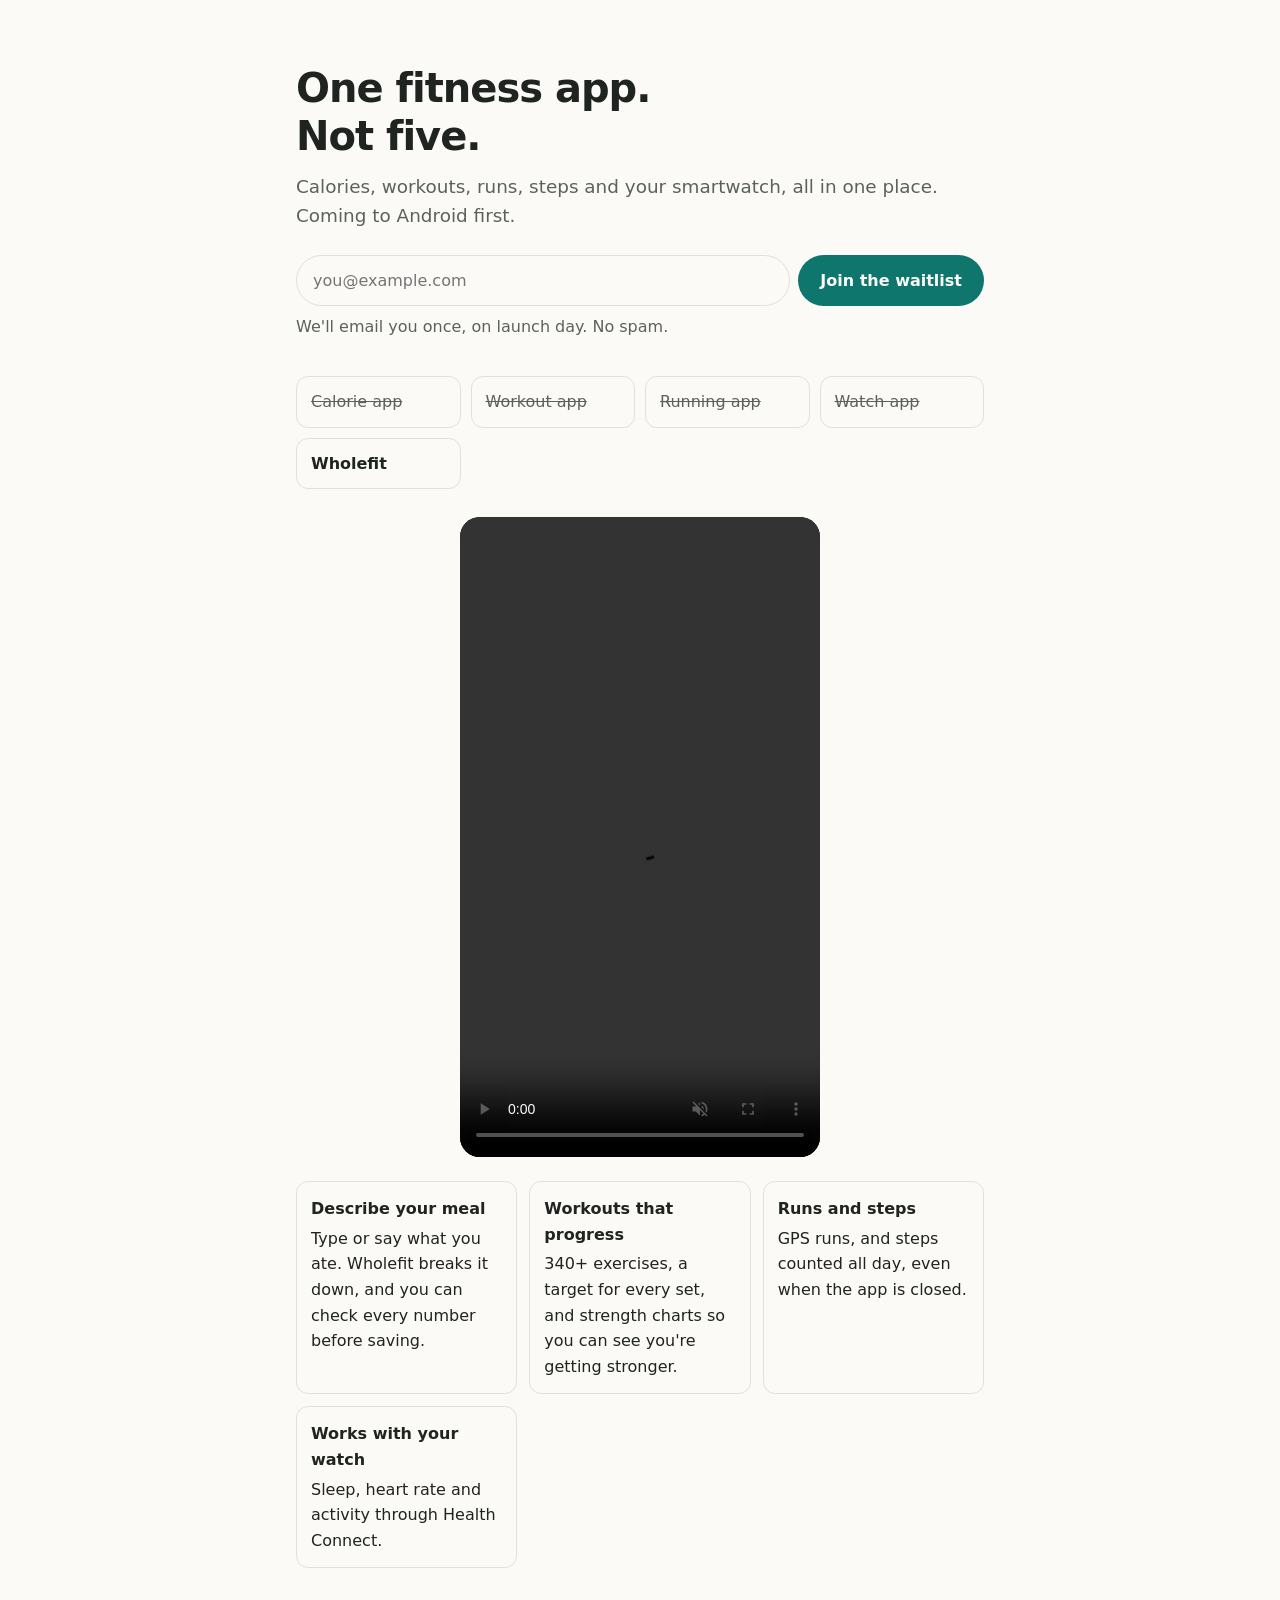
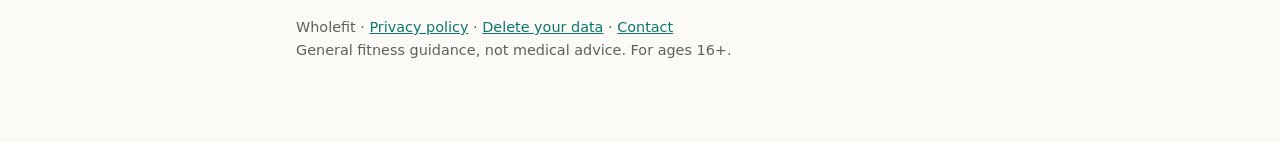
<file: index.html>
<!doctype html>
<html lang="en">
<head>
<meta charset="utf-8">
<meta name="viewport" content="width=device-width,initial-scale=1">
<title>Wholefit — Calories, Workouts & Runs in One App</title>
<meta name="description" content="Stop juggling five fitness apps. Wholefit tracks calories, workouts, runs, steps and your watch in one place. Join the waitlist.">
<meta property="og:title" content="Wholefit — one fitness app instead of five">
<meta property="og:description" content="Calories, workouts, runs and your watch in one place. Join the waitlist.">
<link rel="stylesheet" href="style.css">
<style>
  .hero{padding:24px 0 8px}
  .hero h1{font-size:2.5rem;letter-spacing:-.025em}
  .lead{font-size:1.15rem;color:var(--muted);margin:12px 0 24px}
  form{display:flex;gap:8px;flex-wrap:wrap;margin:8px 0}
  input[type=email]{flex:1 1 240px;min-width:0;font:inherit;padding:12px 16px;border-radius:999px;border:1px solid var(--line);background:transparent;color:var(--fg)}
  button{font:inherit;font-weight:700;padding:12px 22px;border-radius:999px;border:0;background:var(--accent);color:var(--bg);cursor:pointer}
  button:disabled{opacity:.6;cursor:default}
  .hp{position:absolute;left:-9999px}
  #msg{min-height:1.6em;margin:6px 0 0}
  #msg.ok{color:var(--accent);font-weight:600}
  .apps{display:grid;grid-template-columns:repeat(auto-fit,minmax(150px,1fr));gap:10px;margin:28px 0}
  .apps div{border:1px solid var(--line);border-radius:12px;padding:12px 14px}
  .apps s{color:var(--muted)}
  .grid{display:grid;grid-template-columns:repeat(auto-fit,minmax(200px,1fr));gap:12px;margin:16px 0}
  .card{border:1px solid var(--line);border-radius:12px;padding:14px}
  .card b{display:block;margin-bottom:4px}
  footer{margin-top:48px;font-size:.9rem;color:var(--muted)}
</style>
</head>
<body><main>
<section class="hero">
  <h1>One fitness app.<br>Not five.</h1>
  <p class="lead">Calories, workouts, runs, steps and your smartwatch, all in one place. Coming to Android first.</p>

  <form id="wl" novalidate>
    <input type="email" id="email" name="email" placeholder="you@example.com" autocomplete="email" required aria-label="Email address">
    <input class="hp" type="text" id="website" tabindex="-1" autocomplete="off" aria-hidden="true">
    <button type="submit" id="go">Join the waitlist</button>
  </form>
  <p id="msg" class="muted" role="status">We'll email you once, on launch day. No spam.</p>
</section>

<div class="apps" aria-label="What it replaces">
  <div><s>Calorie app</s></div>
  <div><s>Workout app</s></div>
  <div><s>Running app</s></div>
  <div><s>Watch app</s></div>
  <div><b>Wholefit</b></div>
</div>

<video src="media/wholefit-01-one-app.mp4" controls playsinline muted loop preload="metadata" style="display:block;width:100%;max-width:360px;margin:24px auto;border-radius:20px;aspect-ratio:9/16;background:#0b0f0e"></video>

<div class="grid">
  <div class="card"><b>Describe your meal</b>Type or say what you ate. Wholefit breaks it down, and you can check every number before saving.</div>
  <div class="card"><b>Workouts that progress</b>340+ exercises, a target for every set, and strength charts so you can see you're getting stronger.</div>
  <div class="card"><b>Runs and steps</b>GPS runs, and steps counted all day, even when the app is closed.</div>
  <div class="card"><b>Works with your watch</b>Sleep, heart rate and activity through Health Connect.</div>
</div>

<footer>
  Wholefit · <a href="privacy.html">Privacy policy</a> · <a href="delete.html">Delete your data</a> · <a href="mailto:fitdessi.app@gmail.com">Contact</a><br>
  General fitness guidance, not medical advice. For ages 16+.
</footer>
</main>
<script>
// Saves the email to the Supabase "waitlist" table. The table only allows
// adding rows, so nobody can read the list from this page.
// The anon key below is public by design; the table rules keep the list private.
const SUPABASE_URL = 'https://ikdkfnfbwzadcmauhjqu.supabase.co';
const SUPABASE_ANON_KEY = 'eyJhbGciOiJIUzI1NiIsInR5cCI6IkpXVCJ9.eyJpc3MiOiJzdXBhYmFzZSIsInJlZiI6ImlrZGtmbmZid3phZGNtYXVoanF1Iiwicm9sZSI6ImFub24iLCJpYXQiOjE3OTI0OTY5OTUsImV4cCI6MjEwODA3Mjk5NX0.T2Sw2FO-UIo41JJ1HHDlgtg6j-FhtaRYIoxzJVpA1lQ';

const form = document.getElementById('wl'), msg = document.getElementById('msg'), btn = document.getElementById('go');
const say = (t, ok) => { msg.textContent = t; msg.className = ok ? 'ok' : 'muted'; };
form.addEventListener('submit', async (e) => {
  e.preventDefault();
  const email = document.getElementById('email').value.trim().toLowerCase();
  if (document.getElementById('website').value) return; // bot
  if (!/^[^\s@]+@[^\s@]+\.[^\s@]{2,}$/.test(email)) { say('Please enter a valid email address.'); return; }
  btn.disabled = true; say('Adding you…');
  const source = new URLSearchParams(location.search).get('from') || document.referrer.split('/')[2] || 'direct';
  try {
    const r = await fetch(SUPABASE_URL + '/rest/v1/waitlist', {
      method: 'POST',
      headers: { apikey: SUPABASE_ANON_KEY, Authorization: 'Bearer ' + SUPABASE_ANON_KEY,
                 'Content-Type': 'application/json', Prefer: 'return=minimal' },
      body: JSON.stringify({ email, source: source.slice(0, 40) })
    });
    if (!r.ok && r.status !== 409) throw new Error(r.status); // 409 = already on the list
    form.reset(); say("You're on the list. We'll email you on launch day.", true);
  } catch (err) {
    say('Something went wrong. Please try again, or email fitdessi.app@gmail.com.');
  } finally { btn.disabled = false; }
});
</script>
</body>
</html>
</file>
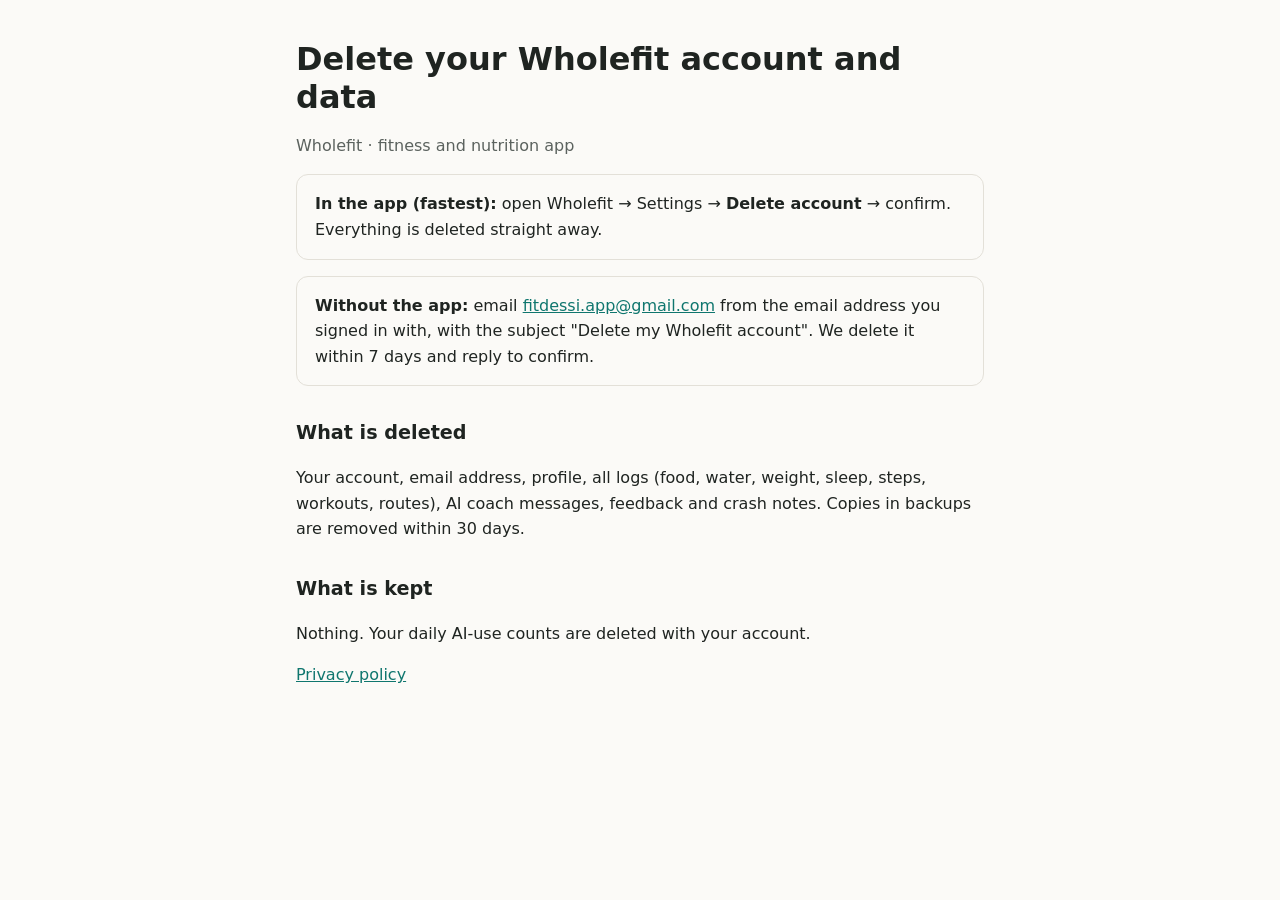
<file: delete.html>
<!doctype html><html lang="en"><head><meta charset="utf-8"><meta name="viewport" content="width=device-width,initial-scale=1">
<title>Delete Your Wholefit Data</title><link rel="stylesheet" href="style.css"></head><body><main>
<h1>Delete your Wholefit account and data</h1>
<p class="muted">Wholefit · fitness and nutrition app</p>

<div class="box"><b>In the app (fastest):</b> open Wholefit → Settings → <b>Delete account</b> → confirm. Everything is deleted straight away.</div>

<div class="box"><b>Without the app:</b> email <a href="mailto:fitdessi.app@gmail.com?subject=Delete%20my%20Wholefit%20account">fitdessi.app@gmail.com</a> from the email address you signed in with, with the subject "Delete my Wholefit account". We delete it within 7 days and reply to confirm.</div>

<h2>What is deleted</h2>
<p>Your account, email address, profile, all logs (food, water, weight, sleep, steps, workouts, routes), AI coach messages, feedback and crash notes. Copies in backups are removed within 30 days.</p>

<h2>What is kept</h2>
<p>Nothing. Your daily AI-use counts are deleted with your account.</p>

<p><a href="privacy.html">Privacy policy</a></p>
</main></body></html>
</file>
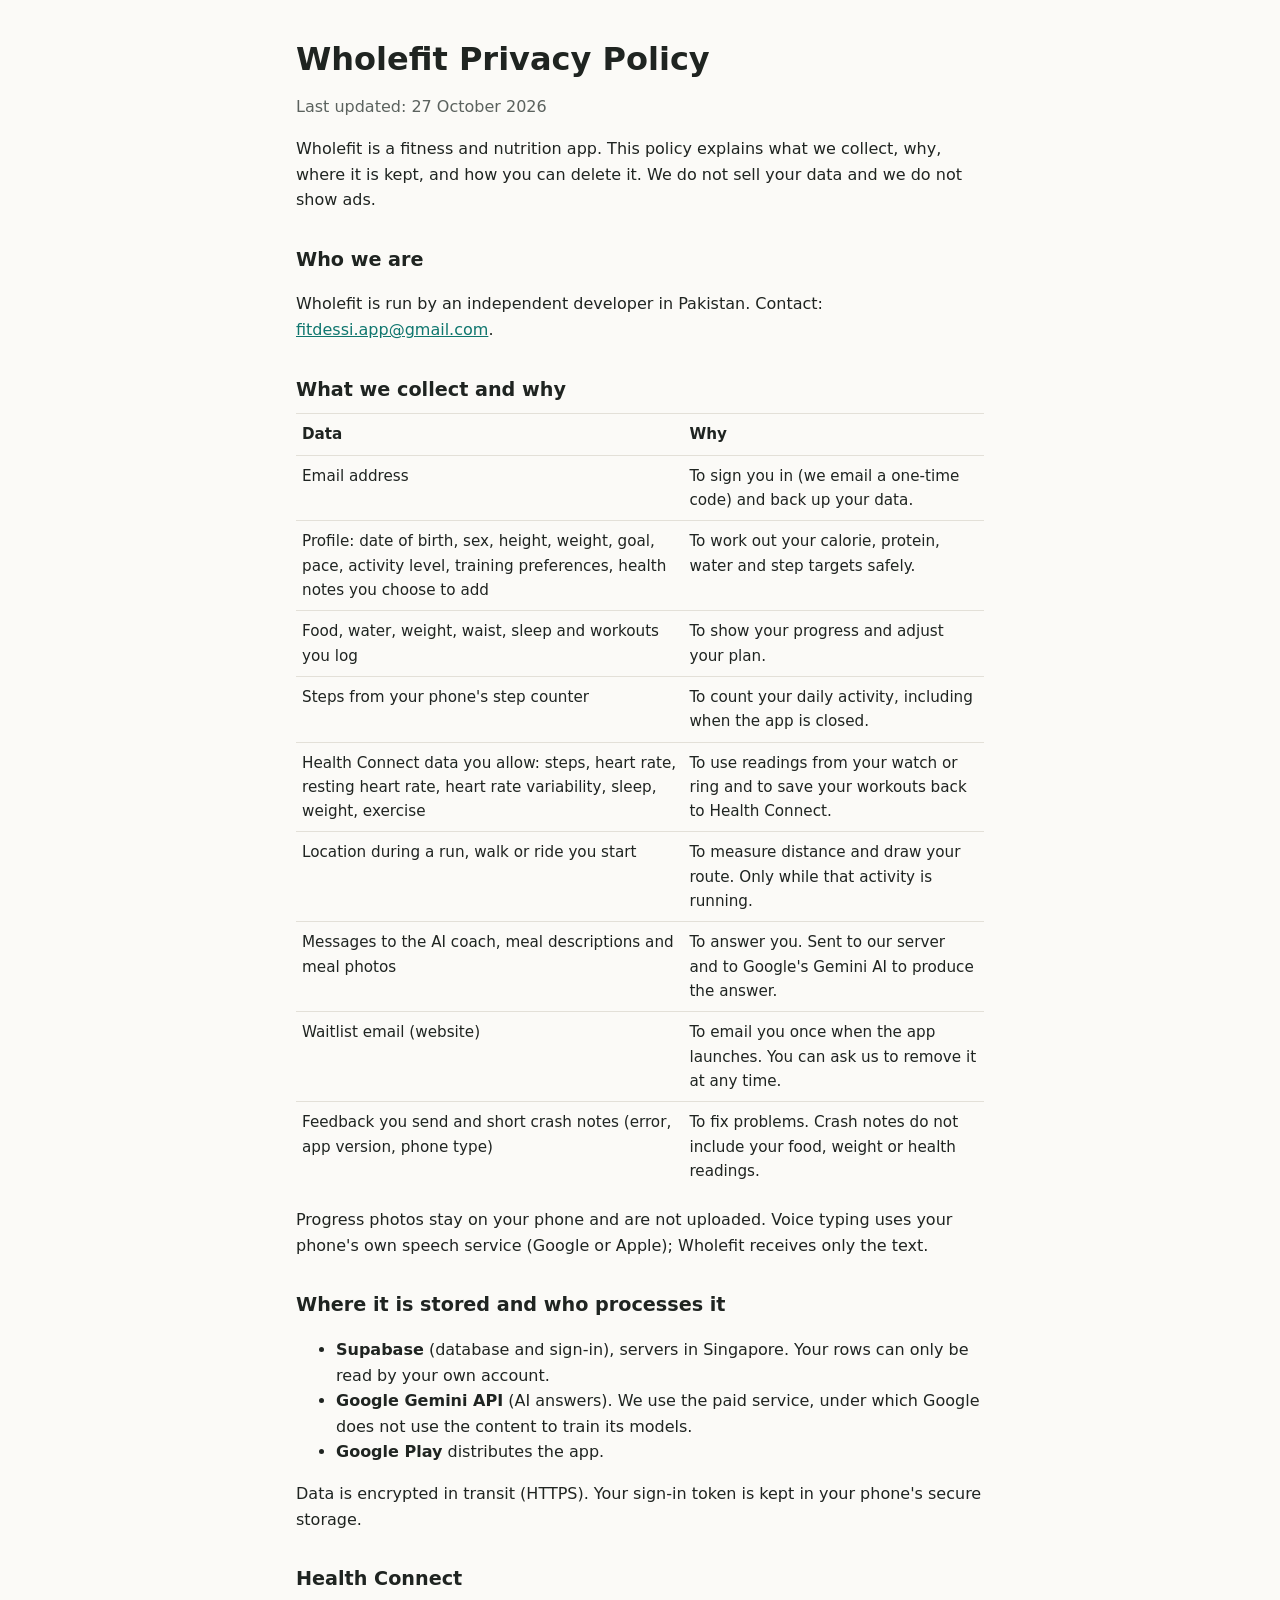
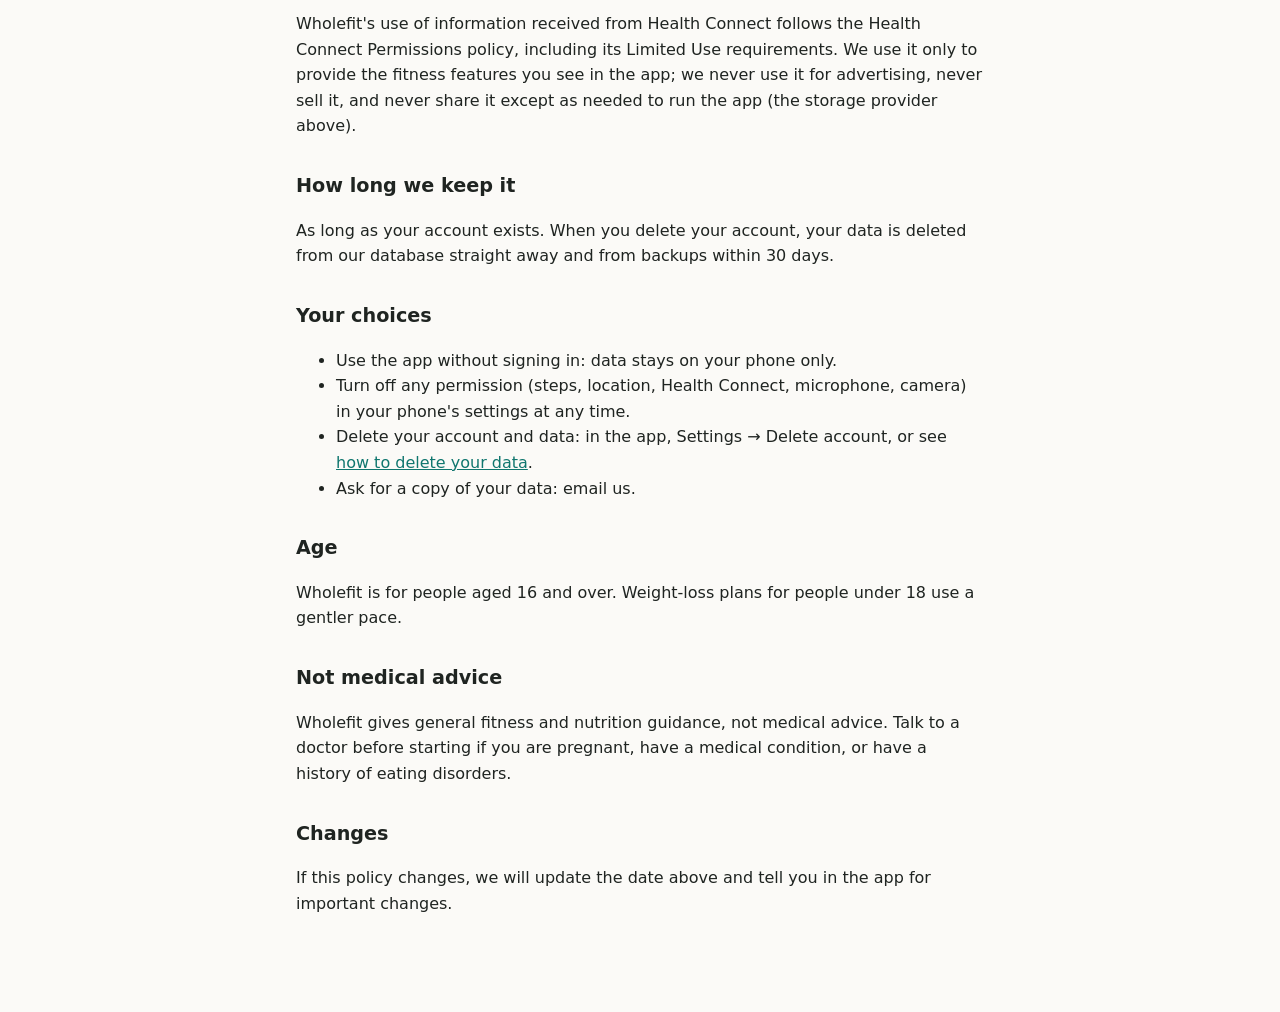
<file: privacy.html>
<!doctype html><html lang="en"><head><meta charset="utf-8"><meta name="viewport" content="width=device-width,initial-scale=1">
<title>Wholefit Privacy Policy</title><link rel="stylesheet" href="style.css"></head><body><main>
<h1>Wholefit Privacy Policy</h1>
<p class="muted">Last updated: 27 October 2026</p>

<p>Wholefit is a fitness and nutrition app. This policy explains what we collect, why, where it is kept, and how you can delete it. We do not sell your data and we do not show ads.</p>

<h2>Who we are</h2>
<p>Wholefit is run by an independent developer in Pakistan. Contact: <a href="mailto:fitdessi.app@gmail.com">fitdessi.app@gmail.com</a>.</p>

<h2>What we collect and why</h2>
<table>
<tr><th>Data</th><th>Why</th></tr>
<tr><td>Email address</td><td>To sign you in (we email a one-time code) and back up your data.</td></tr>
<tr><td>Profile: date of birth, sex, height, weight, goal, pace, activity level, training preferences, health notes you choose to add</td><td>To work out your calorie, protein, water and step targets safely.</td></tr>
<tr><td>Food, water, weight, waist, sleep and workouts you log</td><td>To show your progress and adjust your plan.</td></tr>
<tr><td>Steps from your phone's step counter</td><td>To count your daily activity, including when the app is closed.</td></tr>
<tr><td>Health Connect data you allow: steps, heart rate, resting heart rate, heart rate variability, sleep, weight, exercise</td><td>To use readings from your watch or ring and to save your workouts back to Health Connect.</td></tr>
<tr><td>Location during a run, walk or ride you start</td><td>To measure distance and draw your route. Only while that activity is running.</td></tr>
<tr><td>Messages to the AI coach, meal descriptions and meal photos</td><td>To answer you. Sent to our server and to Google's Gemini AI to produce the answer.</td></tr>
<tr><td>Waitlist email (website)</td><td>To email you once when the app launches. You can ask us to remove it at any time.</td></tr>
<tr><td>Feedback you send and short crash notes (error, app version, phone type)</td><td>To fix problems. Crash notes do not include your food, weight or health readings.</td></tr>
</table>
<p>Progress photos stay on your phone and are not uploaded. Voice typing uses your phone's own speech service (Google or Apple); Wholefit receives only the text.</p>

<h2>Where it is stored and who processes it</h2>
<ul>
<li><b>Supabase</b> (database and sign-in), servers in Singapore. Your rows can only be read by your own account.</li>
<li><b>Google Gemini API</b> (AI answers). We use the paid service, under which Google does not use the content to train its models.</li>
<li><b>Google Play</b> distributes the app.</li>
</ul>
<p>Data is encrypted in transit (HTTPS). Your sign-in token is kept in your phone's secure storage.</p>

<h2>Health Connect</h2>
<p>Wholefit's use of information received from Health Connect follows the Health Connect Permissions policy, including its Limited Use requirements. We use it only to provide the fitness features you see in the app; we never use it for advertising, never sell it, and never share it except as needed to run the app (the storage provider above).</p>

<h2>How long we keep it</h2>
<p>As long as your account exists. When you delete your account, your data is deleted from our database straight away and from backups within 30 days.</p>

<h2>Your choices</h2>
<ul>
<li>Use the app without signing in: data stays on your phone only.</li>
<li>Turn off any permission (steps, location, Health Connect, microphone, camera) in your phone's settings at any time.</li>
<li>Delete your account and data: in the app, Settings → Delete account, or see <a href="delete.html">how to delete your data</a>.</li>
<li>Ask for a copy of your data: email us.</li>
</ul>

<h2>Age</h2>
<p>Wholefit is for people aged 16 and over. Weight-loss plans for people under 18 use a gentler pace.</p>

<h2>Not medical advice</h2>
<p>Wholefit gives general fitness and nutrition guidance, not medical advice. Talk to a doctor before starting if you are pregnant, have a medical condition, or have a history of eating disorders.</p>

<h2>Changes</h2>
<p>If this policy changes, we will update the date above and tell you in the app for important changes.</p>
</main></body></html>
</file>
<file: style.css>
:root{--bg:#fbfaf7;--fg:#1f2421;--muted:#5b625e;--accent:#0f766e;--line:#e3e0d8}
@media (prefers-color-scheme:dark){:root{--bg:#141716;--fg:#ecebe6;--muted:#a7aca8;--accent:#5eead4;--line:#2b302e}}
*{box-sizing:border-box}body{margin:0;background:var(--bg);color:var(--fg);font:16px/1.6 system-ui,-apple-system,"Segoe UI",Roboto,sans-serif}
main{max-width:720px;margin:0 auto;padding:40px 16px 80px}h1{font-size:2rem;line-height:1.2;margin:0 0 4px}h2{font-size:1.2rem;margin:32px 0 8px}
.muted{color:var(--muted)}a{color:var(--accent)}table{border-collapse:collapse;width:100%;font-size:.95rem}td,th{border-top:1px solid var(--line);padding:8px 6px;text-align:left;vertical-align:top}
.box{border:1px solid var(--line);border-radius:12px;padding:16px 18px;margin:16px 0}
</file>
